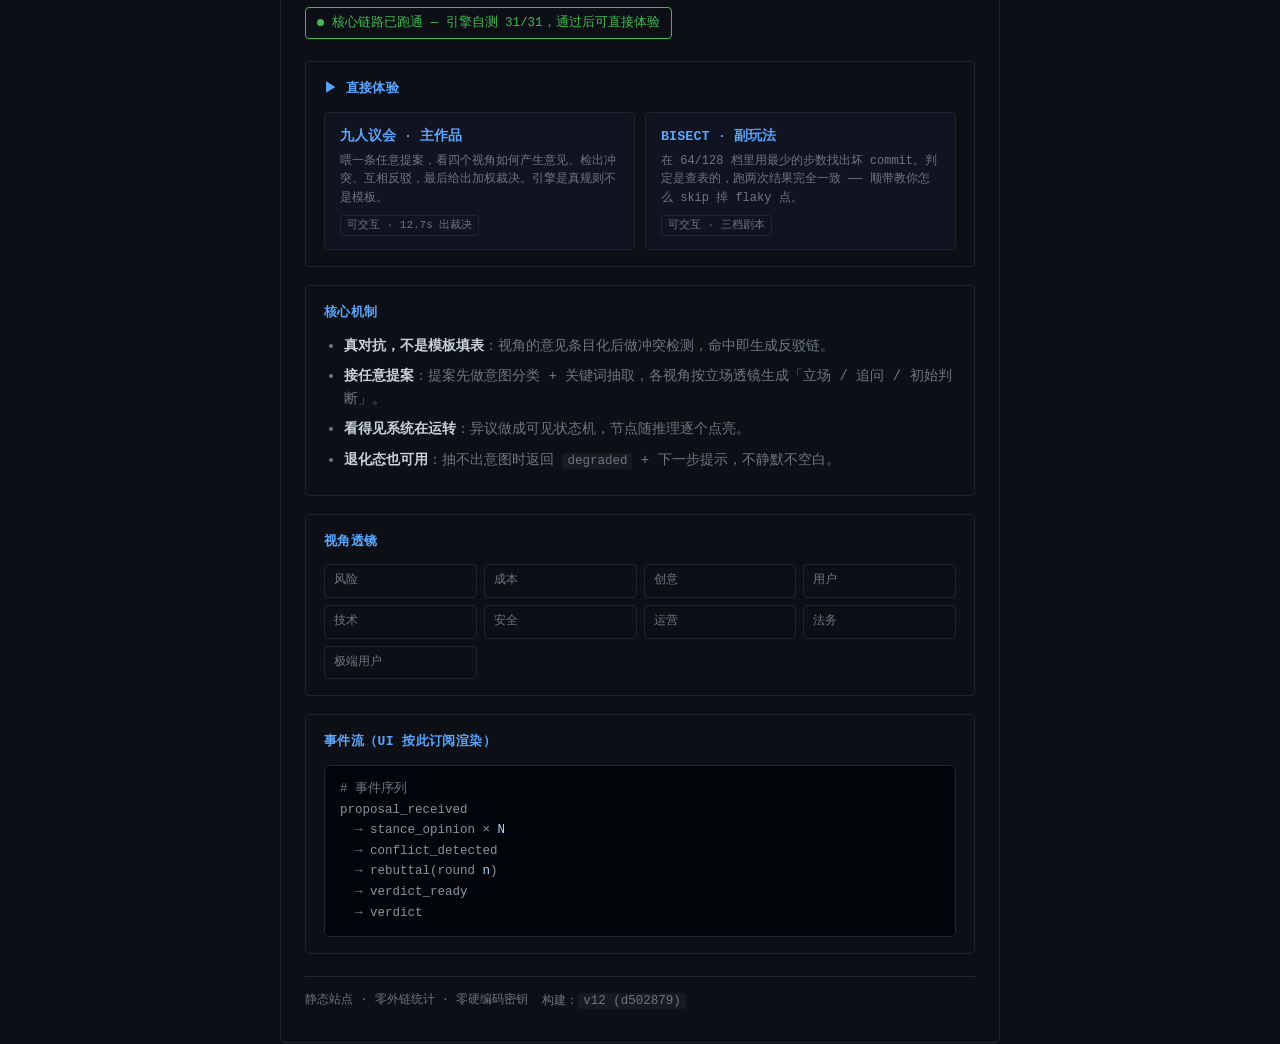
<file: index.html>
<!DOCTYPE html>
<html lang="zh-CN">
<head>
<meta charset="utf-8">
<meta name="viewport" content="width=device-width, initial-scale=1">
<title>九人议会 · 多视角审议台</title>
<meta name="description" content="1024 造物挑战 · 九人议会 —— 把一次决策拆给九个视角，让对抗可见、可追溯。">
<!-- 评审体验链接防护：零外链统计、零第三方脚本、零硬编码密钥（见 .nojekyll 与 deploy 脚本的核验） -->
<meta name="build-version" content="v12">
<!-- ⚠️ deploy 脚本会在推送前把下面这行替换成真实的 commit SHA。
     留着是为了让「线上是哪一版」随时可查（不查就不知道推上去的是哪次改动）。 -->
<meta name="build-commit" content="d502879">
<meta name="build-content" content="c30ce189c347">
<link rel="icon" href="data:image/svg+xml,%3Csvg xmlns='http://www.w3.org/2000/svg' viewBox='0 0 16 16'%3E%3Crect width='16' height='16' rx='2' fill='%230b0e14'/%3E%3Cpath d='M3 5l3 3-3 3M8.5 11H13' stroke='%2358a6ff' stroke-width='1.4' fill='none' stroke-linecap='round'/%3E%3C/svg%3E">
<style>
  :root {
    --bg: #0b0e14;
    --fg: #c9d1d9;
    --dim: #6e7681;
    --accent: #58a6ff;
    --warn: #d29922;
    --ok: #3fb950;
    --line: #21262d;
  }
  * { box-sizing: border-box; }
  html, body {
    margin: 0; padding: 0; height: 100%;
    background: var(--bg); color: var(--fg);
    font-family: ui-monospace, SFMono-Regular, "SF Mono", Menlo, Consolas, "Liberation Mono", monospace;
    font-size: 14px; line-height: 1.65;
  }
  body {
    display: flex; align-items: center; justify-content: center;
    padding: 24px;
    background-image:
      repeating-linear-gradient(0deg, rgba(255,255,255,.014) 0 1px, transparent 1px 3px);
  }
  .wrap { width: 100%; max-width: 720px; }
  .frame { border: 1px solid var(--line); border-radius: 6px; background: rgba(13,17,23,.72); }
  .bar {
    display: flex; align-items: center; gap: 8px;
    padding: 9px 14px; border-bottom: 1px solid var(--line);
    font-size: 12px; color: var(--dim);
  }
  .dot { width: 10px; height: 10px; border-radius: 50%; background: #30363d; }
  .dot.a { background: #ff5f56; } .dot.b { background: #ffbd2e; } .dot.c { background: #27c93f; }
  .bar .sp { margin-left: auto; }
  .body { padding: 26px 24px 30px; }
  h1 { margin: 0 0 4px; font-size: 22px; letter-spacing: .5px; color: #e6edf3; font-weight: 600; }
  .sub { color: var(--dim); margin: 0 0 22px; font-size: 13px; }
  .status {
    display: inline-flex; align-items: center; gap: 8px;
    border: 1px solid var(--warn); color: var(--warn);
    border-radius: 4px; padding: 5px 11px; font-size: 12.5px; margin-bottom: 22px;
  }
  .blink { width: 7px; height: 7px; border-radius: 50%; background: var(--warn); animation: b 1.4s steps(2) infinite; }
  @keyframes b { 50% { opacity: .25; } }
  .panel { border: 1px solid var(--line); border-radius: 5px; padding: 16px 18px; margin-bottom: 18px; }
  .panel h2 { margin: 0 0 12px; font-size: 13px; color: var(--accent); font-weight: 600; letter-spacing: .4px; }
  ol, ul { margin: 0; padding-left: 20px; }
  li { margin: 7px 0; color: var(--dim); }
  li b { color: var(--fg); font-weight: 600; }
  .lens { display: grid; grid-template-columns: repeat(auto-fill, minmax(150px, 1fr)); gap: 7px; }
  .lens span { border: 1px solid var(--line); border-radius: 4px; padding: 6px 9px; font-size: 12px; color: var(--dim); }
  .cta { display: grid; grid-template-columns: repeat(auto-fit, minmax(240px, 1fr)); gap: 10px; }
  .cta a {
    display: block; text-decoration: none; color: var(--fg);
    border: 1px solid var(--line); border-radius: 5px; padding: 13px 15px;
    background: #0f1420; transition: border-color .15s, background .15s;
  }
  .cta a:hover { border-color: var(--accent); background: #121a28; }
  .cta a b { display: block; font-size: 13.5px; color: var(--accent); margin-bottom: 4px; font-weight: 600; }
  .cta a span { display: block; font-size: 12px; color: var(--dim); line-height: 1.55; }
  .cta a .tag {
    display: inline-block; margin-top: 7px; border: 1px solid var(--line);
    border-radius: 3px; padding: 1px 6px; font-size: 11px; color: var(--dim);
  }
  .live { border-color: var(--ok); color: var(--ok); }
  .live .blink { background: var(--ok); }
  pre {
    margin: 0; padding: 13px 15px; overflow-x: auto;
    background: #010409; border: 1px solid var(--line); border-radius: 5px;
    font-size: 12.5px; color: #8b949e;
  }
  pre .k { color: #79c0ff; } pre .s { color: #a5d6ff; } pre .c { color: #6e7681; }
  footer { margin-top: 22px; padding-top: 14px; border-top: 1px solid var(--line); color: var(--dim); font-size: 12px; display: flex; gap: 14px; flex-wrap: wrap; }
  code { background: #161b22; padding: 1px 5px; border-radius: 3px; font-size: 12.5px; }
</style>
</head>
<body>
  <div class="wrap">
    <div class="frame">
      <div class="bar">
        <span class="dot a"></span><span class="dot b"></span><span class="dot c"></span>
        <span>九人议会 — 多视角审议台</span>
        <span class="sp">1024 造物挑战 · 已上线</span>
      </div>

      <div class="body">
        <h1>九人议会 · 多视角审议台</h1>
        <p class="sub">把一次决策拆给多个视角，让对抗可见、可追溯、可复现。</p>

        <div class="status live"><span class="blink"></span> 核心链路已跑通 — 引擎自测 31/31，通过后可直接体验</div>

        <div class="panel">
          <h2>▶ 直接体验</h2>
          <div class="cta">
            <a href="./council/index.html">
              <b>九人议会 · 主作品</b>
              <span>喂一条任意提案，看四个视角如何产生意见、检出冲突、互相反驳，最后给出加权裁决。引擎是真规则不是模板。</span>
              <span class="tag">可交互 · 12.7s 出裁决</span>
            </a>
            <a href="./bisect/index.html">
              <b>BISECT · 副玩法</b>
              <span>在 64/128 档里用最少的步数找出坏 commit。判定是查表的，跑两次结果完全一致 —— 顺带教你怎么 skip 掉 flaky 点。</span>
              <span class="tag">可交互 · 三档剧本</span>
            </a>
          </div>
        </div>

        <div class="panel">
          <h2>核心机制</h2>
          <ul>
            <li><b>真对抗，不是模板填表</b>：视角的意见条目化后做冲突检测，命中即生成反驳链。</li>
            <li><b>接任意提案</b>：提案先做意图分类 + 关键词抽取，各视角按立场透镜生成「立场 / 追问 / 初始判断」。</li>
            <li><b>看得见系统在运转</b>：异议做成可见状态机，节点随推理逐个点亮。</li>
            <li><b>退化态也可用</b>：抽不出意图时返回 <code>degraded</code> + 下一步提示，不静默不空白。</li>
          </ul>
        </div>

        <div class="panel">
          <h2>视角透镜</h2>
          <div class="lens">
            <span>风险</span><span>成本</span><span>创意</span><span>用户</span>
            <span>技术</span><span>安全</span><span>运营</span><span>法务</span><span>极端用户</span>
          </div>
        </div>

        <div class="panel">
          <h2>事件流（UI 按此订阅渲染）</h2>
<pre><span class="c"># 事件序列</span>
proposal_received
  → stance_opinion × <span class="s">N</span>
  → conflict_detected
  → rebuttal(round <span class="s">n</span>)
  → verdict_ready
  → verdict</pre>
        </div>

        <footer>
          <span>静态站点 · 零外链统计 · 零硬编码密钥</span>
          <span>构建：<code id="build-tag">…</code></span>
        </footer>
      </div>
    </div>
  </div>
  <script>
/* WorkBuddy sites：静态资源不带 ?sharecode= 会 403（无 cookie 时）。
   本页的直达卡片（九人议会 / BISECT）也是裸路径 ⇒ 点击会跳到 403 错误页。
   这里统一给所有内部 <a href> 补上 sharecode（sharecode 从当前页面 URL 动态取）。
   —— 该问题只在 WorkBuddy sites 托管时出现；GitHub Pages 无此限制。 */
(function () {
  var sc = new URL(location.href).searchParams.get('sharecode') || '';
  if (!sc) return;
  var q = '?sharecode=' + encodeURIComponent(sc);
  var fix = function () {
    document.querySelectorAll('a[href]').forEach(function (a) {
      var href = a.getAttribute('href') || '';
      if (!href || href.charAt(0) === '#' || /^(https?:)?\/\//.test(href) || href.indexOf('sharecode=') >= 0) return;
      if (href.indexOf('.html') < 0) return;
      a.setAttribute('href', href + q);
    });
  };
  fix();
  if (document.readyState === 'loading') document.addEventListener('DOMContentLoaded', fix);
})();
</script>
<script>
    // 版本号从 meta 读，避免与 deploy 注入的 build-* 留痕脱节
    (function () {
      var tag = document.getElementById("build-tag");
      var v = document.querySelector('meta[name="build-version"]')?.content || "?";
      var c = document.querySelector('meta[name="build-commit"]')?.content || "?";
      if (tag) tag.textContent = v + " (" + c + ")";
    })();
  </script>
</body>
</html>
</file>
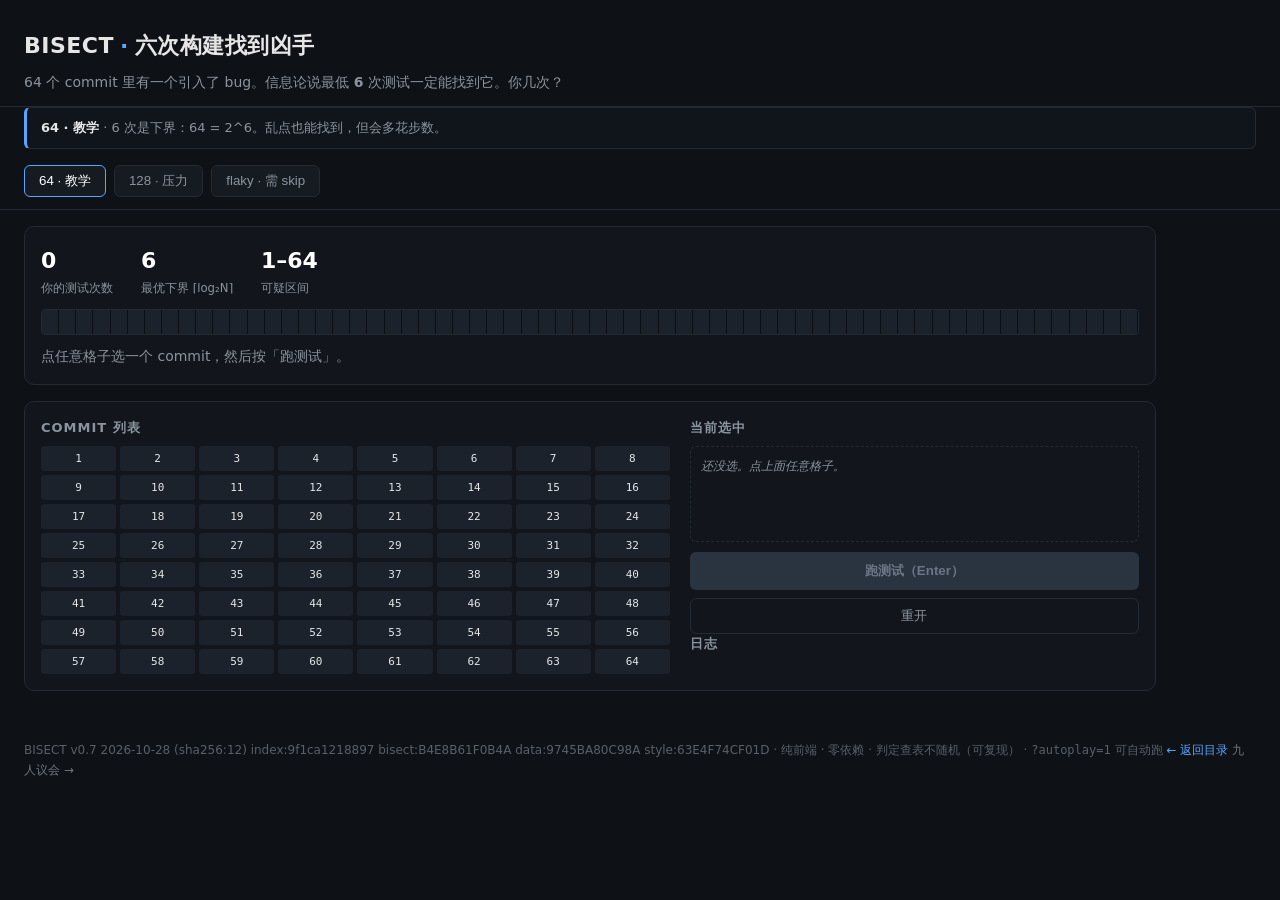
<file: bisect/index.html>
<!doctype html>
<html lang="zh-CN">
<head>
<meta charset="utf-8">
<meta name="build-commit" content="d502879">
<meta name="build-version" content="v12">
<meta name="build-content" content="ea9fb52f045f">
<meta name="viewport" content="width=device-width,initial-scale=1">
<title>BISECT · 六次构建找到凶手</title>
<link rel="icon" href="data:image/svg+xml,%3Csvg xmlns='http://www.w3.org/2000/svg' viewBox='0 0 16 16'%3E%3Crect width='16' height='16' rx='2' fill='%230b0e14'/%3E%3Cpath d='M4 8h8M8 4v8' stroke='%2358a6ff' stroke-width='1.4' fill='none' stroke-linecap='round'/%3E%3C/svg%3E">
<link rel="stylesheet" href="style.css">
</head>
<body>
<header>
  <h1>BISECT<span class="dot">·</span>六次构建找到凶手</h1>
  <p class="sub">64 个 commit 里有一个引入了 bug。信息论说最低 <b>6</b> 次测试一定能找到它。你几次？</p>
</header>

<div id="modebar" class="modebar"></div>

<nav id="tabs">
  <button class="tab active" data-key="64">64 · 教学</button>
  <button class="tab" data-key="128">128 · 压力</button>
  <button class="tab" data-key="flaky">flaky · 需 skip</button>
</nav>

<main>
  <section class="panel">
    <div class="row">
      <div class="stat"><span id="steps">0</span><small>你的测试次数</small></div>
      <div class="stat"><span id="opt">6</span><small>最优下界 ⌈log₂N⌉</small></div>
      <div class="stat"><span id="range">1–64</span><small>可疑区间</small></div>
    </div>
    <div id="bar" class="bar"></div>
    <div class="hint" id="hint">点任意格子选一个 commit，然后按「跑测试」。</div>
  </section>

  <section class="panel split">
    <div>
      <h2>Commit 列表</h2>
      <div id="grid" class="grid"></div>
    </div>
    <div>
      <h2>当前选中</h2>
      <div id="detail" class="detail"><em>还没选</em></div>
      <button id="run" class="primary" disabled>跑测试（Enter）</button>
      <button id="reset" class="ghost">重开</button>
      <h2>日志</h2>
      <ol id="log" class="log"></ol>
    </div>
  </section>

  <section id="reveal" class="panel reveal hidden">
    <h2>揭晓</h2>
    <div id="card" class="card"></div>
    <button id="copy" class="ghost">复制这一行成绩</button>
    <pre id="cardtext" class="path"></pre>
    <div id="path" class="path"></div>
  </section>
</main>
<footer><span>BISECT <span id="ver">v0.2</span> · 纯前端 · 零依赖 · 判定查表不随机（可复现） · <code>?autoplay=1</code> 可自动跑</span> <a href="../index.html" style="color:#58a6ff;text-decoration:none">← 返回目录</a> <a href="../council/index.html" style="color:#6e7681;text-decoration:none">九人议会 →</a></footer>
<script>
/* WorkBuddy sites：静态资源不带 ?sharecode= 会 403（无 cookie 时）。
   本页内部链接（返回目录 / 九人议会）也是裸路径 ⇒ 点击会跳到 403 错误页。
   这里统一给所有内部 <a href> 补上 sharecode（sharecode 从当前页面 URL 动态取）。
   —— 该问题只在 WorkBuddy sites 托管时出现；GitHub Pages 无此限制。 */
(function () {
  var sc = new URL(location.href).searchParams.get('sharecode') || '';
  if (!sc) return;
  var q = '?sharecode=' + encodeURIComponent(sc);
  var fix = function () {
    document.querySelectorAll('a[href]').forEach(function (a) {
      var href = a.getAttribute('href') || '';
      if (!href || href.charAt(0) === '#' || /^(https?:)?\/\//.test(href) || href.indexOf('sharecode=') >= 0) return;
      if (href.indexOf('.html') < 0) return;
      a.setAttribute('href', href + q);
    });
  };
  fix();
  if (document.readyState === 'loading') document.addEventListener('DOMContentLoaded', fix);
})();
</script>
  <script src="data.js"></script>
<script src="bisect.js"></script>
</body>
</html>
</file>
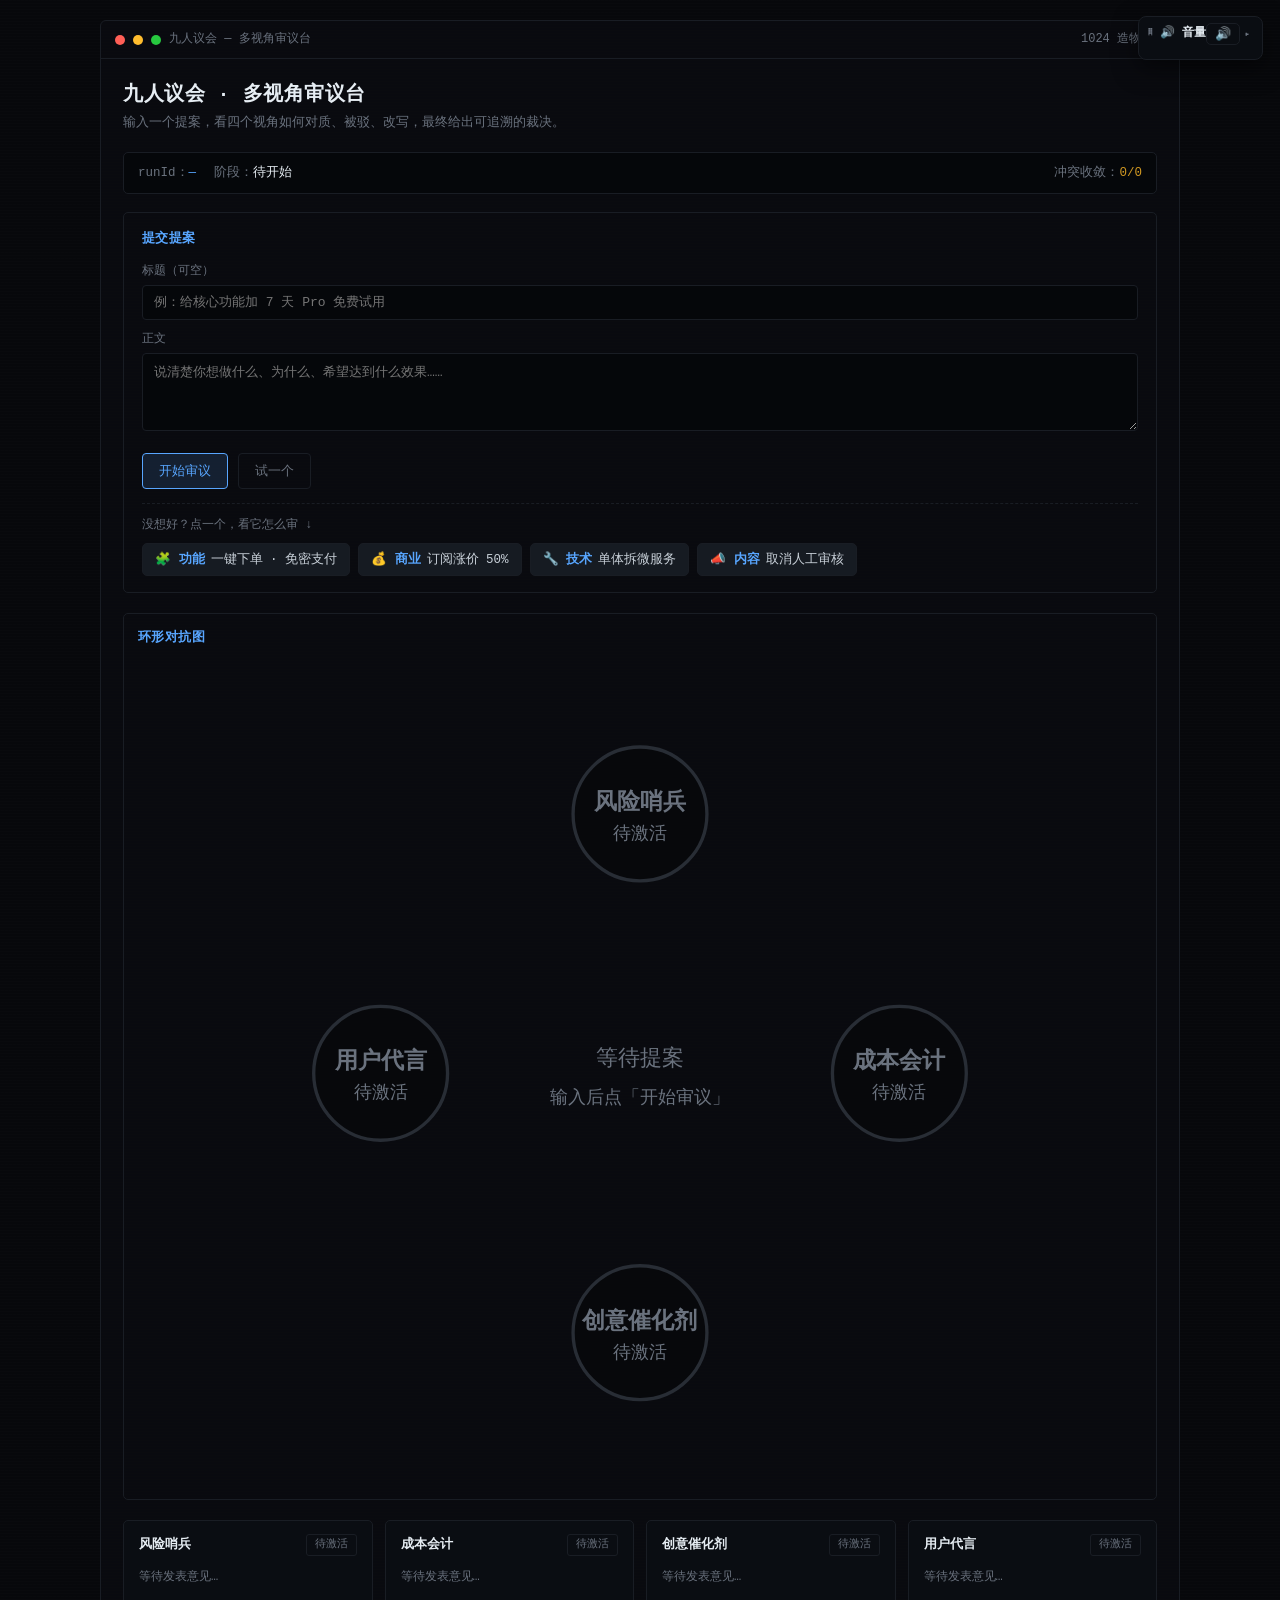
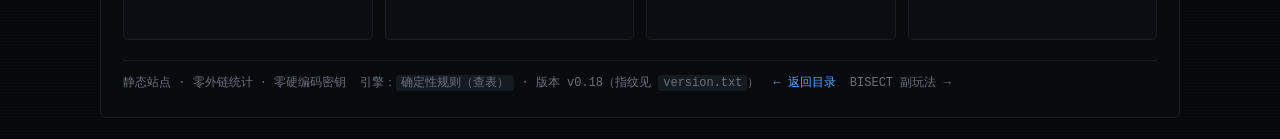
<file: council/index.html>
<!DOCTYPE html>
<html lang="zh-CN">
<head>
<meta charset="utf-8">
<meta name="build-commit" content="d502879">
<meta name="build-version" content="v12">
<meta name="build-content" content="ee4283a39b3b">
<meta name="viewport" content="width=device-width, initial-scale=1">
<title>九人议会 · 多视角审议台</title>
<meta name="description" content="1024 造物挑战 · 九人议会 —— 把一次决策拆给四个视角，让对抗可见、可追溯、可复现。">
<script>
/* WorkBuddy sites：静态资源不带 ?sharecode= 会 403（无 cookie 时），
   而 ES module 的嵌套 import 不继承页面 query ⇒ 首次打开必白屏（刷新一次才恢复）。
   本段一次性把 **CSS / JS / 音效** 全部改成带 sharecode 的 URL（**不改任何 JS 源文件**）：
     ① <link>：移走原本的裸路径 link，插入带 query 的新 link（importmap 管不到 <link>）
     ② importmap：把 './engine.js' './demo-data.js' 重映射到带 query 的 URL
     ③ 顶层模块：改成 inline module 动态 import('./app.js'+q)（importmap 管不到 <script src>）
     ④ 音效：patch Audio 构造器，给 './x.wav' 自动补 query（app.js 里是 new Audio('./x.wav')）
   sharecode 从当前页面 URL 动态取 ⇒ 换 sharecode 不用改本文件。
   —— 该问题只在 WorkBuddy sites 托管时出现；GitHub Pages 无此限制，两边都能跑。
   —— 判据（服务端实测）：路径带 ?sharecode= → 200；路径不带 query 但带 __wb_rsc cookie → 200；
      两者皆无 → 403。⇒ 只要让每个资源都带上 query，就完全不依赖 cookie。 */
(function () {
  var sc = new URL(location.href).searchParams.get('sharecode') || '';
  var q = sc ? '?sharecode=' + encodeURIComponent(sc) : '';

  // ① CSS：源码里**已删掉**裸 <link>（预加载扫描器会抢先发裸路径请求，inline script 拦不住），
  //    这里动态插入带 query 的 link。
  var nl = document.createElement('link');
  nl.rel = 'stylesheet';
  nl.href = './style.css' + q;
  document.head.appendChild(nl);

  // ② importmap（嵌套 import）
  var im = document.createElement('script');
  im.type = 'importmap';
  im.textContent = JSON.stringify({ imports: {
    './engine.js': './engine.js' + q,
    './demo-data.js': './demo-data.js' + q
  }});
  document.head.appendChild(im);

  // ③ 顶层模块（<script src> importmap 管不到）
  var ms = document.createElement('script');
  ms.type = 'module';
  ms.textContent = "import('./app.js' + " + JSON.stringify(q) + ");";
  document.head.appendChild(ms);


  // ⑤ 页面内导航：所有内部 <a href> 也补上 sharecode
  //    （裸路径在 sites 上会 403 —— 评审点「返回目录 / BISECT」就会跳到错误页）
  var fixLinks = function () {
    document.querySelectorAll('a[href]').forEach(function (a) {
      var href = a.getAttribute('href') || '';
      if (!href || href.charAt(0) === '#' || /^(https?:)?\/\//.test(href) || href.indexOf('sharecode=') >= 0) return;
      if (href.indexOf('.html') < 0) return;
      a.setAttribute('href', href + q);
    });
  };
  fixLinks();
  // DOM 还没建完时也跑一次（module 脚本可能后续插入链接）
  if (document.readyState === 'loading') {
    document.addEventListener('DOMContentLoaded', fixLinks);
  }

  // ④ 音效：给 Audio 构造器补 query（不改 app.js）
  if (q) {
    var OrigAudio = window.Audio;
    window.Audio = function (src) {
      if (typeof src === 'string' && src.charAt(0) === '.' && src.indexOf('?') < 0) src = src + q;
      return new OrigAudio(src);
    };
    window.Audio.prototype = OrigAudio.prototype;
  }
})();
</script>
<link rel="icon" href="data:image/svg+xml,%3Csvg xmlns='http://www.w3.org/2000/svg' viewBox='0 0 16 16'%3E%3Crect width='16' height='16' rx='2' fill='%230b0e14'/%3E%3Cpath d='M3 5l3 3-3 3M8.5 11H13' stroke='%2358a6ff' stroke-width='1.4' fill='none' stroke-linecap='round'/%3E%3C/svg%3E">
</head>
<body>
  <div class="wrap">
    <div class="frame">
      <div class="bar">
        <span class="dot a"></span><span class="dot b"></span><span class="dot c"></span>
        <span>九人议会 — 多视角审议台</span>
        <span class="sp">1024 造物挑战</span>
      </div>

      <div class="content">
        <h1 class="zoomable" data-zoom-title="九人议会 · 多视角审议台">九人议会 · 多视角审议台</h1>
        <p class="sub zoomable" data-zoom-title="这个工具是做什么的">输入一个提案，看四个视角如何对质、被驳、改写，最终给出可追溯的裁决。</p>

        <!-- HUD -->
        <div class="hud" id="hud">
          <span><span class="k">runId：</span><span class="v" id="hud-run">—</span></span>
          <span><span class="k">阶段：</span><span class="stage" id="hud-stage">待开始</span></span>
          <span class="right"><span class="k">冲突收敛：</span><span class="conv" id="hud-conv">0/0</span></span>
        </div>

        <!-- 输入区 -->
        <div class="input-panel">
          <h2>提交提案</h2>
          <label for="in-title">标题（可空）</label>
          <input type="text" id="in-title" placeholder="例：给核心功能加 7 天 Pro 免费试用">
          <label for="in-body">正文</label>
          <textarea id="in-body" placeholder="说清楚你想做什么、为什么、希望达到什么效果……"></textarea>
          <div class="btns">
            <button class="primary" id="btn-run">开始审议</button>
            <button class="ghost" id="btn-demo">试一个</button>
          </div>
          <!-- 预置提案（评委视角：没想好输入什么，点一个直接看完整审议；四类意图各一，均经引擎实跑验证有对抗有软化） -->
          <div class="presets" id="presets">
            <span class="presets-label">没想好？点一个，看它怎么审 ↓</span>
            <div class="presets-row">
              <button type="button" class="preset" data-i="0"><b>🧩 功能</b>一键下单 · 免密支付</button>
              <button type="button" class="preset" data-i="1"><b>💰 商业</b>订阅涨价 50%</button>
              <button type="button" class="preset" data-i="2"><b>🔧 技术</b>单体拆微服务</button>
              <button type="button" class="preset" data-i="3"><b>📣 内容</b>取消人工审核</button>
            </div>
          </div>
        </div>

        <!-- 主舞台：环形对抗图 -->
        <div class="stage-panel" id="stage-panel">
          <h2>环形对抗图</h2>
          <svg class="ring-svg" viewBox="0 0 600 500" id="ring" aria-label="四视角环形对抗图">
            <!-- 弧线层（冲突/反驳，由 app.js 动态绘制） -->
            <g id="arcs"></g>

            <!-- 中心阶段提示 -->
            <text class="center-stage" id="center-stage" x="300" y="245">等待提案</text>
            <text class="center-stage" id="center-sub" x="300" y="268" style="font-size:11px">输入后点「开始审议」</text>

            <!-- 上：风险哨兵 -->
            <g id="node-risk">
              <circle class="node-circle idle" cx="300" cy="95" r="40"></circle>
              <text class="node-label" x="300" y="92">风险哨兵</text>
              <text class="node-pos" x="300" y="110">待激活</text>
            </g>
            <!-- 右：成本会计 -->
            <g id="node-cost">
              <circle class="node-circle idle" cx="455" cy="250" r="40"></circle>
              <text class="node-label" x="455" y="247">成本会计</text>
              <text class="node-pos" x="455" y="265">待激活</text>
            </g>
            <!-- 下：创意催化剂 -->
            <g id="node-creative">
              <circle class="node-circle idle" cx="300" cy="405" r="40"></circle>
              <text class="node-label" x="300" y="402">创意催化剂</text>
              <text class="node-pos" x="300" y="420">待激活</text>
            </g>
            <!-- 左：用户代言 -->
            <g id="node-user">
              <circle class="node-circle idle" cx="145" cy="250" r="40"></circle>
              <text class="node-label" x="145" y="247">用户代言</text>
              <text class="node-pos" x="145" y="265">待激活</text>
            </g>
          </svg>
        </div>

        <!-- 意见卡条带 -->
        <div class="opinions" id="opinions">
          <div class="opinion-card" id="op-risk">
            <div class="head"><span class="name">风险哨兵</span><span class="badge" id="badge-risk">待激活</span></div>
            <p class="placeholder-line" id="ph-risk">等待发表意见…</p>
          </div>
          <div class="opinion-card" id="op-cost">
            <div class="head"><span class="name">成本会计</span><span class="badge" id="badge-cost">待激活</span></div>
            <p class="placeholder-line" id="ph-cost">等待发表意见…</p>
          </div>
          <div class="opinion-card" id="op-creative">
            <div class="head"><span class="name">创意催化剂</span><span class="badge" id="badge-creative">待激活</span></div>
            <p class="placeholder-line" id="ph-creative">等待发表意见…</p>
          </div>
          <div class="opinion-card" id="op-user">
            <div class="head"><span class="name">用户代言</span><span class="badge" id="badge-user">待激活</span></div>
            <p class="placeholder-line" id="ph-user">等待发表意见…</p>
          </div>
        </div>

        <!-- 裁决生成过渡（隐藏） -->
        <div class="verdict-pending hidden" id="verdict-pending">
          <span class="spin"></span>
          <span>正在汇总反驳链、生成裁决…</span>
        </div>

        <!-- 裁决报告卡（隐藏） -->
        <div class="verdict-card hidden fade-in" id="verdict-card"></div>

        <!-- 降级卡（隐藏） -->
        <div class="degraded-card hidden fade-in" id="degraded-card"></div>

        <footer>
          <span>静态站点 · 零外链统计 · 零硬编码密钥</span>
          <span>引擎：<code>确定性规则（查表）</code> · 版本 v0.18（指纹见 <code>version.txt</code>）</span>
          <button type="button" id="scrollAdjustBtn" class="linkbtn">⚙ 调整下滑位置</button>
          <a href="../index.html" style="color:var(--accent);text-decoration:none">← 返回目录</a>
          <a href="../bisect/index.html" style="color:var(--dim);text-decoration:none">BISECT 副玩法 →</a>
        </footer>
      </div>
    </div>
  </div>

  

  <!-- 音量控制面板（anyi2 规格：拖动栏×2 + 状态栏 + 总开关；小提醒在面板底部） -->
  <div id="audioPanel" class="audio-panel">
    <div class="audio-head">
      <span class="audio-title">🔊 音量</span>
      <button type="button" id="audioSwitch" class="audio-switch" aria-pressed="true" title="音量总开关">🔊</button>
      <button type="button" id="audioCollapse" class="audio-collapse" aria-label="收起或展开音量面板" title="收起/展开">▾</button>
    </div>
    <label class="audio-row">音效 <input type="range" id="audioSfx" min="0" max="100" value="100" aria-label="音效音量"></label>
    <label class="audio-row">背景 <input type="range" id="audioBg" min="0" max="100" value="100" aria-label="背景音音量"></label>
    <div class="audio-status" id="audioStatus">音效 100% · 背景 100%</div>
    <div class="audio-tip">音量在此关闭 → 面板右上角 🔊</div>
  </div>

  <!-- 下滑位置调整横幅（footer ⚙ 进入；两段目标各自调；滚到理想位 → 保存 → 隐藏） -->
  <div id="scrollBar" class="scroll-bar hidden">
    <span class="sb-seg">调整目标：
      <button type="button" class="seg-btn active" data-seg="stage">① 审议区</button>
      <button type="button" class="seg-btn" data-seg="verdict">② 结论区</button>
    </span>
    <span class="sb-delta" id="scrollDelta">当前偏移 0px</span>
    <button type="button" id="scrollSave" class="primary sm">保存位置</button>
    <button type="button" id="scrollReset" class="ghost sm">恢复默认</button>
    <button type="button" id="scrollCancel" class="ghost sm">取消</button>
  </div>

  <!-- 结论区一键下滑箭头（裁决出现后从右侧中部浮出） -->
  <button type="button" id="toVerdict" class="to-verdict hidden" aria-label="下滑到结论区" title="下滑到结论区">↓<span>结论</span></button>

  <!-- 结论区悬浮放大镜（hover 预览 / click 钉住 / Esc 关；标题栏可拖移；样式与逻辑见 style.css 与 app.js） -->
  <div id="zoom" class="zoom hidden" role="dialog" aria-label="结论放大视图">
    <div class="zoom-panel">
      <div class="zoom-handle" id="zoomHandle" role="button" aria-label="拖动移动放大窗" title="拖动移动">⠿</div>
      <div class="zoom-inner" id="zoomInner"></div>
      <button type="button" class="zoom-close" id="zoomClose" aria-label="关闭放大视图">✕</button>
    </div>
  </div>
</body>
</html>
</file>
<file: bisect/style.css>
:root{--bg:#0e1116;--fg:#e6e6e6;--dim:#8b949e;--line:#232a33;--good:#3fb950;--bad:#f85149;--accent:#58a6ff;--warn:#d29922}
*{box-sizing:border-box}
body{margin:0;background:var(--bg);color:var(--fg);font:14px/1.6 "Segoe UI",system-ui,sans-serif}
header{padding:28px 24px 12px;border-bottom:1px solid var(--line)}
h1{margin:0;font-size:22px;letter-spacing:.5px}
h1 .dot{color:var(--accent);margin:0 6px}
.sub{margin:8px 0 0;color:var(--dim)}
nav{display:flex;gap:8px;padding:12px 24px;border-bottom:1px solid var(--line)}
.tab{background:#161b22;border:1px solid var(--line);color:var(--dim);padding:6px 14px;border-radius:6px;cursor:pointer}
.tab.active{color:#fff;border-color:var(--accent)}
main{display:grid;gap:16px;padding:16px 24px 40px;max-width:1180px}
.panel{background:#12161c;border:1px solid var(--line);border-radius:10px;padding:16px}
.row{display:flex;gap:28px;margin-bottom:12px}
.stat span{font-size:22px;font-weight:600;color:#fff}
.stat small{display:block;color:var(--dim)}
.bar{display:flex;height:26px;border-radius:4px;overflow:hidden;border:1px solid var(--line)}
.seg{flex:1;background:#1b222b;border-right:1px solid #0b0f14;cursor:pointer}
.seg:hover{outline:2px solid var(--accent);outline-offset:-2px}
.seg.good{background:#12341c}
.seg.bad{background:#3d1418}
.seg.sel{box-shadow:inset 0 0 0 2px var(--accent)}
.hint{margin-top:10px;color:var(--dim)}
.split{display:grid;grid-template-columns:1.4fr 1fr;gap:20px}
h2{font-size:13px;text-transform:uppercase;letter-spacing:1px;color:var(--dim);margin:0 0 8px}
.grid{display:grid;grid-template-columns:repeat(8,1fr);gap:4px}
.grid.dense{grid-template-columns:repeat(16,1fr);gap:3px}
.modebar{margin:0 24px 4px;padding:10px 14px;border:1px solid var(--line);border-left:3px solid var(--accent);border-radius:6px;background:#10151b;color:var(--dim);font-size:13px}
.modebar b{color:#e6e6e6}
.cell{font:11px/1 monospace;padding:6px 0;text-align:center;background:#1b222b;border:1px solid transparent;border-radius:3px;cursor:pointer}
.cell:hover{border-color:var(--accent)}
.cell.sel{border-color:var(--accent);background:#1f2a36}
.cell.good{background:#12341c;color:#7ee787}
.cell.bad{background:#3d1418;color:#ff7b72}
.cell.flaky{background:#3a2d10;color:#d29922;border-color:#6b5215}
.seg.flaky{background:#3a2d10}
.cell.out{opacity:.25}
.detail{min-height:96px;border:1px dashed var(--line);border-radius:6px;padding:10px;margin-bottom:10px;font-family:Consolas,monospace;font-size:12px;color:var(--dim)}
button.primary{width:100%;padding:10px;background:var(--accent);color:#04121f;border:0;border-radius:6px;font-weight:700;cursor:pointer}
button.primary:disabled{background:#2a3441;color:#6b7684;cursor:not-allowed}
button.ghost{margin-top:8px;width:100%;padding:8px;background:transparent;color:var(--dim);border:1px solid var(--line);border-radius:6px;cursor:pointer}
.log{margin:0;padding-left:18px;color:var(--dim);font-family:Consolas,monospace;font-size:12px;max-height:180px;overflow:auto}
.reveal.hidden{display:none}
table.cmp{width:100%;border-collapse:collapse;font-family:Consolas,monospace;font-size:12px;margin-top:8px}
table.cmp th{text-align:left;color:#8b949e;font-weight:600;padding:6px 8px;border-bottom:1px solid #232a33}
table.cmp td{padding:5px 8px;border-bottom:1px solid #171d25;color:#c9d1d9}
table.cmp tr.lag td{background:#2a1e10;color:#e3b341}
p.cmpline{margin:10px 0 0;color:#8b949e;font-size:12px}
p.cmpline.ok{color:#3fb950}
p.cmpline b{color:#e6e6e6}

.card{background:#0b1a10;border:1px solid #1f6f3a;border-radius:8px;padding:16px;font-size:15px}
.card b{color:#7ee787;font-size:19px}
.path{font-family:Consolas,monospace;font-size:12px;color:var(--dim);white-space:pre;margin-top:12px;overflow:auto}
footer{padding:10px 24px 24px;color:#586069;font-size:12px}
@media(max-width:820px){.split{grid-template-columns:1fr}.grid{grid-template-columns:repeat(6,1fr)}.row{gap:16px}}
</file>
